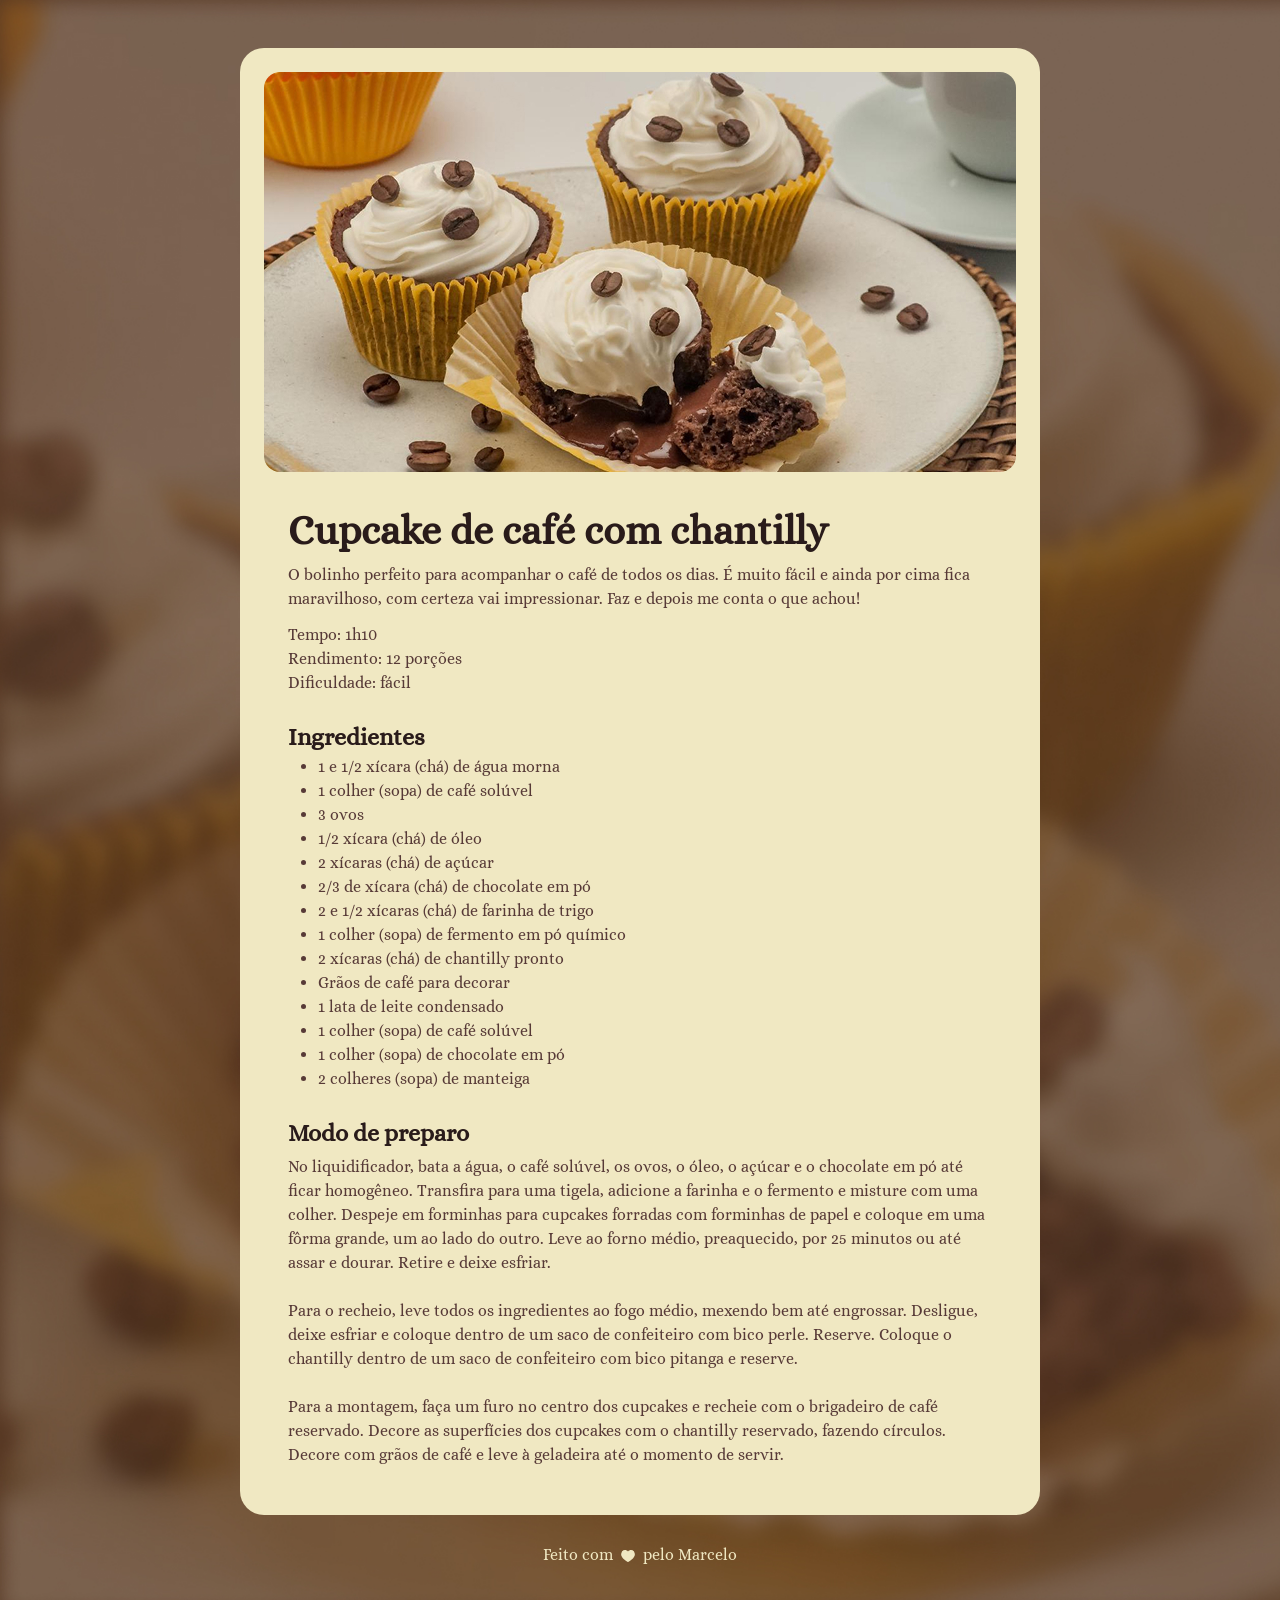
<file: Folha de receita/index.html>
<!DOCTYPE html>
<html lang="pt-br">
<head>
    <link rel="stylesheet" href="style.css">
    <meta charset="UTF-8">
    <meta name="viewport" content="width=device-width, initial-scale=1.0">
    <link rel="preconnect" href="https://fonts.googleapis.com">
    <link rel="preconnect" href="https://fonts.gstatic.com" crossorigin>
    <link href="https://fonts.googleapis.com/css2?family=Alice&display=swap" rel="stylesheet">
    <title>Página de receita</title>
</head>
<body>
    <div id="page">
        <img src="assets/main-image.jpg" alt="Foto do cupcake da receita">
        <main>
            <section id="about">
                <h1>Cupcake de café com chantilly</h1> 
                <p>O bolinho perfeito para acompanhar o café de todos os dias. É muito fácil e ainda por cima fica maravilhoso, com certeza vai impressionar. Faz e depois me conta o que achou!</p>
                <p> 
                    Tempo: 1h10 
                    <br>
                    Rendimento: 12 porções 
                    <br>
                    Dificuldade: fácil
                </p>
            </section>
            <section id="ingredients">
                <h2>Ingredientes</h2>
                <ul>
                    <li>1 e 1/2 xícara (chá) de água morna</li>
                    <li>1 colher (sopa) de café solúvel</li>
                    <li>3 ovos</li>
                    <li>1/2 xícara (chá) de óleo</li>
                    <li>2 xícaras (chá) de açúcar</li>
                    <li>2/3 de xícara (chá) de chocolate em pó</li>
                    <li>2 e 1/2 xícaras (chá) de farinha de trigo</li>
                    <li>1 colher (sopa) de fermento em pó químico</li>
                    <li>2 xícaras (chá) de chantilly pronto</li>
                    <li>Grãos de café para decorar</li>
                    <li>1 lata de leite condensado</li>
                    <li>1 colher (sopa) de café solúvel</li>
                    <li>1 colher (sopa) de chocolate em pó</li>
                    <li>2 colheres (sopa) de manteiga</li>
                </ul>
            </section>
            <section id="prepareMode">
                <h2>Modo de preparo</h2>
                <p>
                    No liquidificador, bata a água, o café solúvel, os ovos, o óleo, o açúcar e o chocolate em pó até ficar homogêneo. Transfira para uma tigela, adicione a farinha e o fermento e misture com uma colher. Despeje em forminhas para cupcakes forradas com forminhas de papel e coloque em uma fôrma grande, um ao lado do outro. Leve ao forno médio, preaquecido, por 25 minutos ou até assar e dourar. Retire e deixe esfriar. 
                    <br>
                    <br>
                    Para o recheio, leve todos os ingredientes ao fogo médio, mexendo bem até engrossar. Desligue, deixe esfriar e coloque dentro de um saco de                     confeiteiro com bico perle. Reserve. Coloque o chantilly dentro de um saco de confeiteiro com bico pitanga e reserve. 
                    <br>
                    <br>
                    Para a montagem, faça um furo no centro dos cupcakes e recheie com o brigadeiro de café reservado. Decore as superfícies dos cupcakes com o                     chantilly reservado, fazendo círculos. Decore com grãos de café e leve à geladeira até o momento de servir.
                </p>
            </section>
        </main>
    </div>
    <footer>
        <p>Feito com 
            <img src="assets/Vector.svg" alt="mini coração">    
        pelo Marcelo</p>
    </footer>
</body>
</html>
</file>
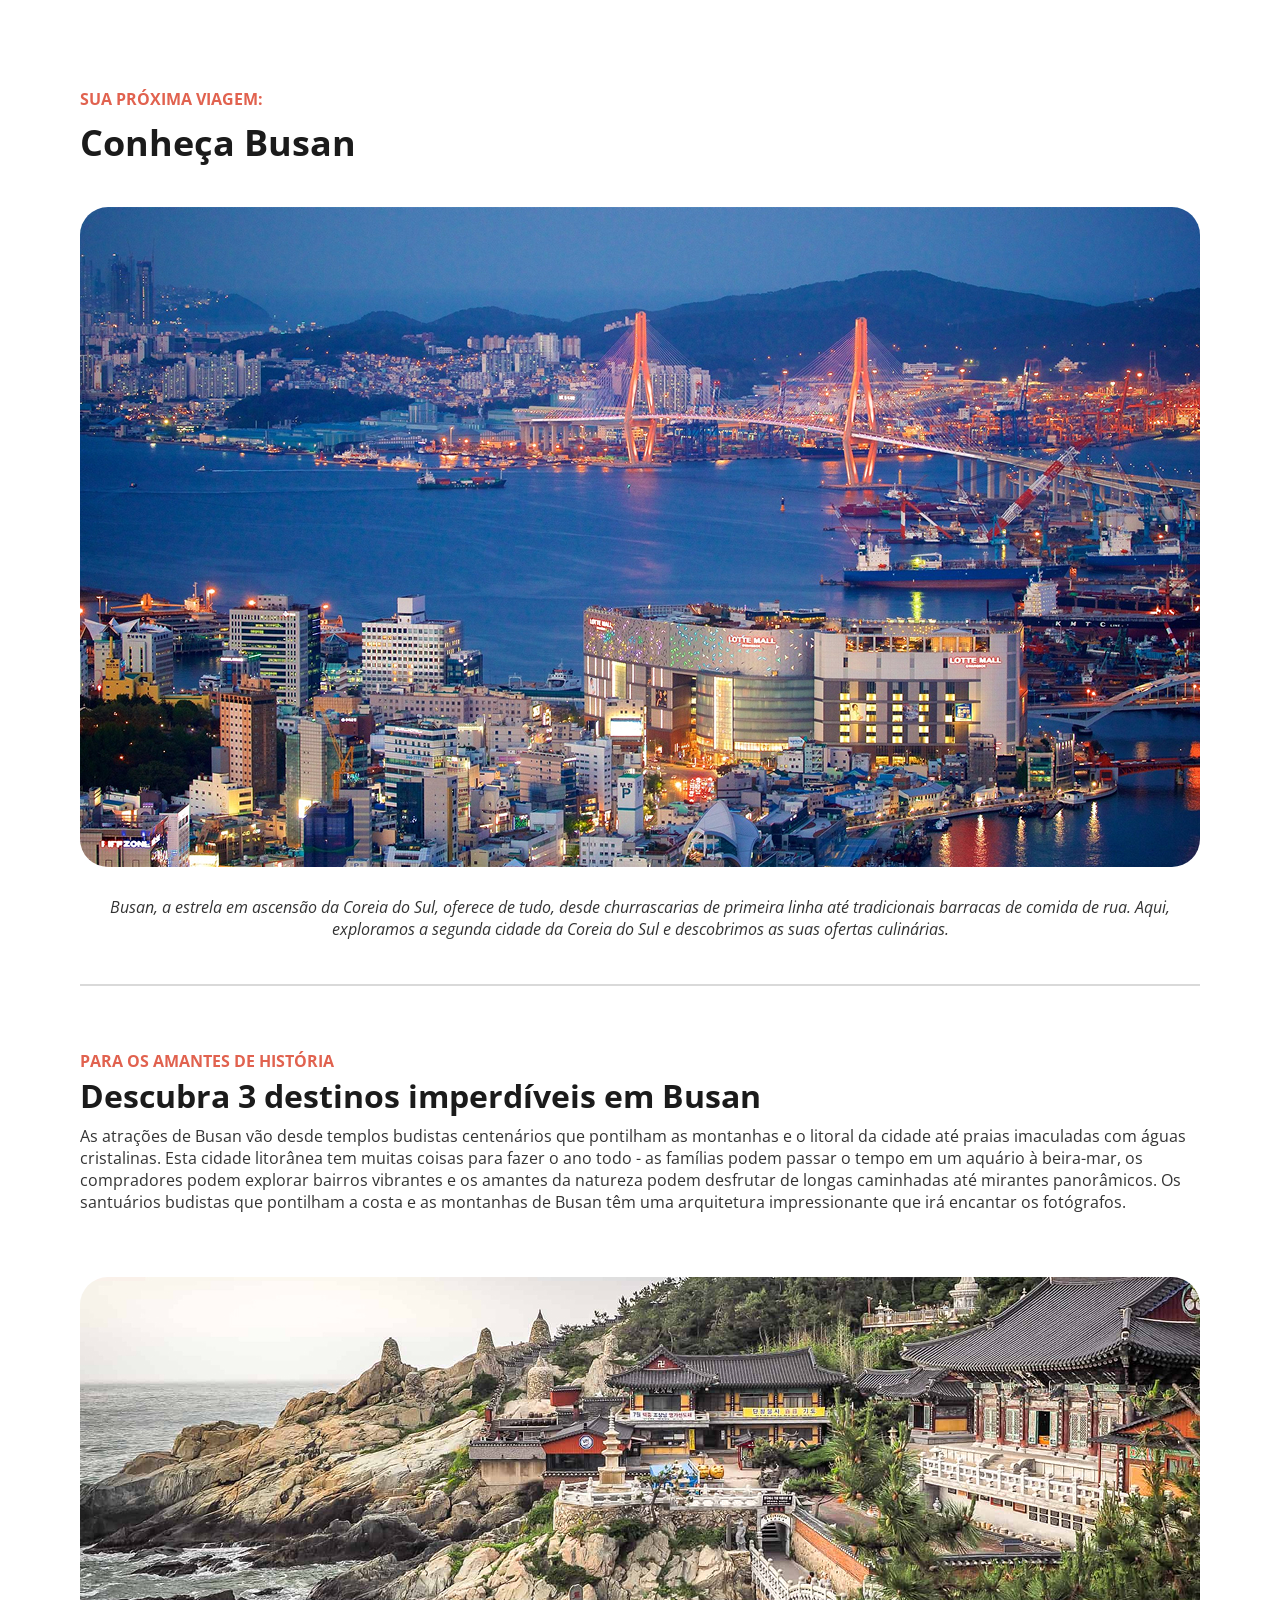
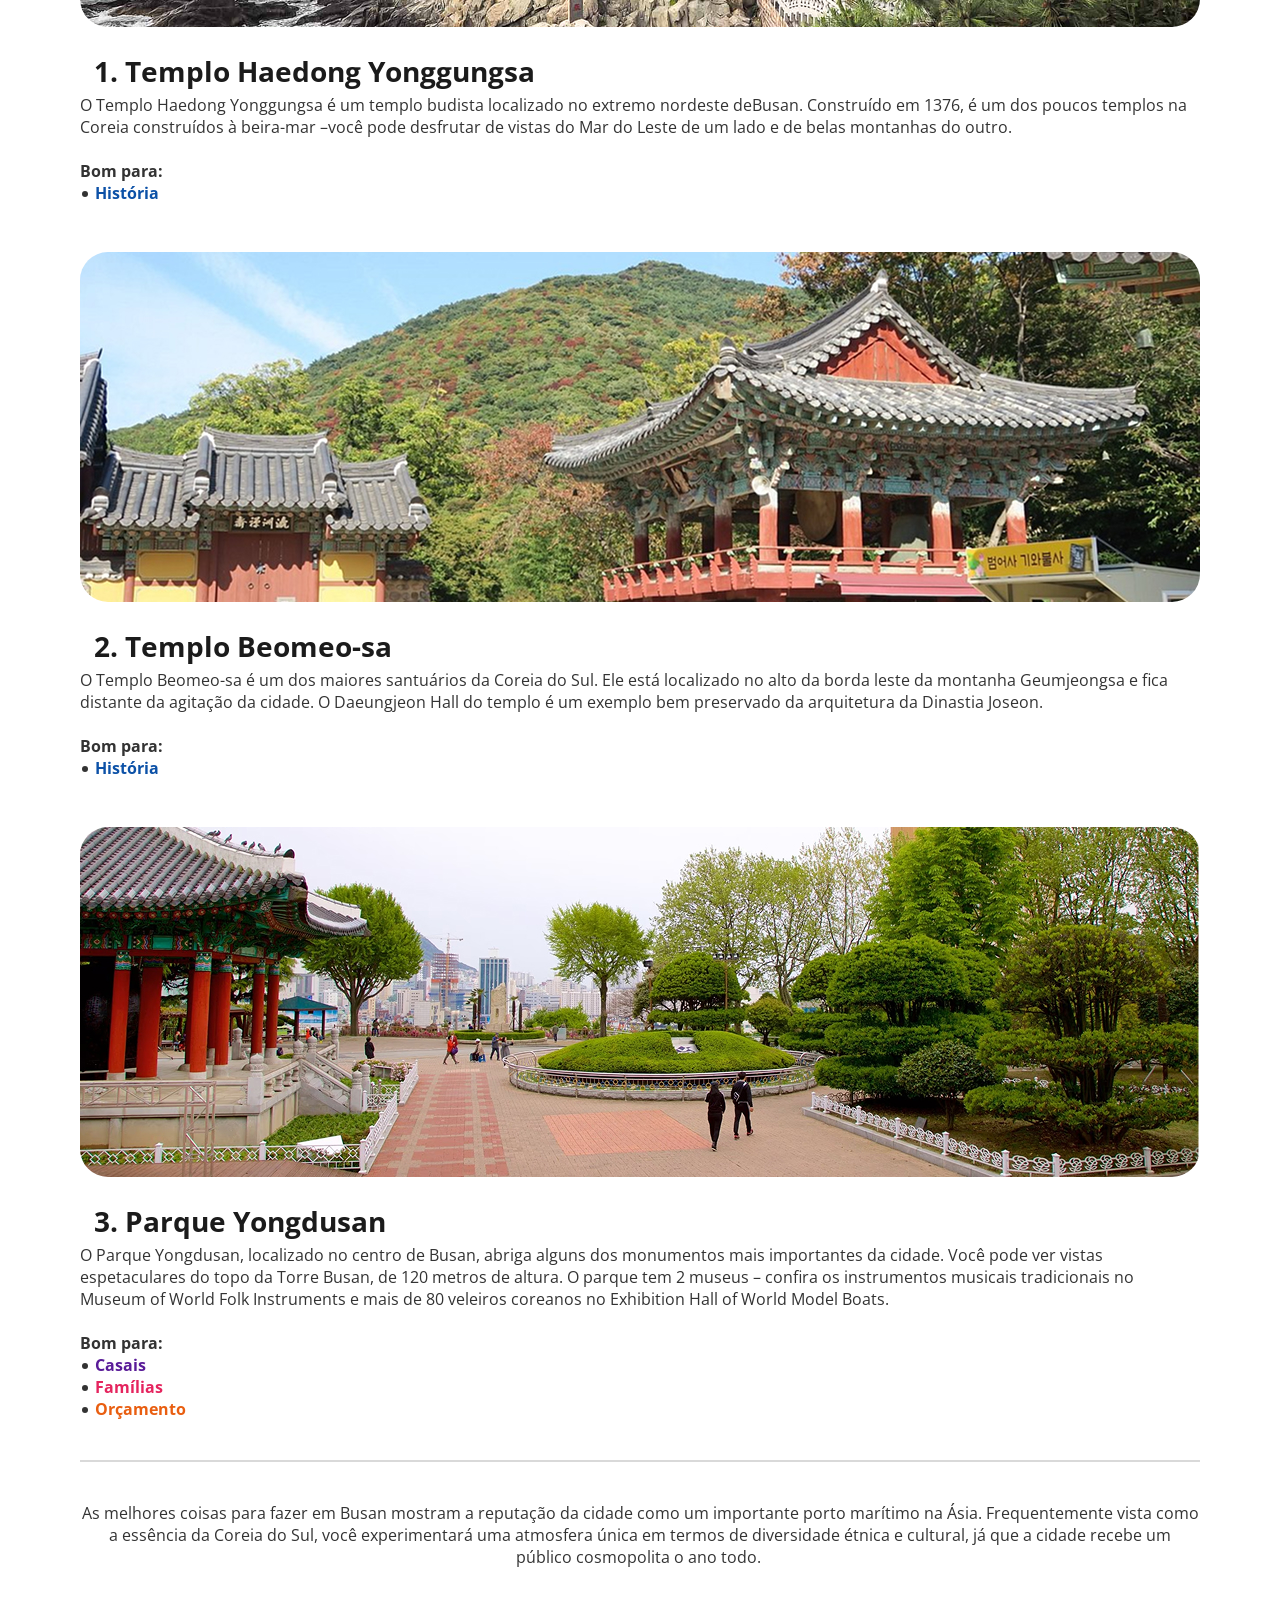
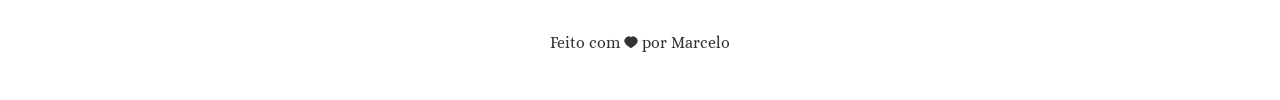
<file: Local Turistico/index.html>
<!DOCTYPE html>
<html lang="pt-br">
<head>
    <link rel="preconnect" href="https://fonts.googleapis.com">
    <link rel="preconnect" href="https://fonts.gstatic.com" crossorigin>
    <link href="https://fonts.googleapis.com/css2?family=Open+Sans:ital,wdth,wght@0,75..100,300..800;1,75..100, 300..800&display=swap" rel="stylesheet">
    <link href="https://fonts.googleapis.com/css2?family=Alice&display=swap" rel="stylesheet">
    <meta charset="UTF-8">
    <meta name="viewport" content="width=device-width, initial-scale=1.0">
    <link rel="stylesheet" href="style.css">
    <title>Local Turístico</title>
</head>
<body>
    <main>
        <div class="titulo">
            <p>Sua próxima viagem:</p>
            <h1>Conheça Busan</h1>
        </div>

        <div class="descricao">
            <img src="assets/busan.jpg" alt="Foto da cidade de Busan">
            <p>Busan, a estrela em ascensão da Coreia do Sul, oferece de tudo, desde churrascarias de primeira      linha    até tradicionais barracas de comida de rua. Aqui, exploramos a segunda cidade da Coreia do     Sul  e   descobrimos as suas ofertas culinárias.</p>
        </div>

        <div class="destinos">
            <div class="linha"></div>
            <p>Para os amantes de história</p>
            <h2>Descubra 3 destinos imperdíveis em Busan</h2>
            <p>As atrações de Busan vão desde templos budistas centenários que pontilham as montanhas e o litoral   da cidade até praias imaculadas com águas cristalinas. Esta cidade litorânea tem muitas coisas para   fazer o ano todo - as famílias podem passar o tempo em um aquário à beira-mar, os compradores podem   explorar bairros vibrantes e os amantes da natureza podem desfrutar de longas caminhadas até mirantes     panorâmicos.
            Os santuários budistas que pontilham a costa e as montanhas de Busan têm uma arquitetura    impressionante que irá encantar os fotógrafos.</p>
        </div>

        <ol class="lista">
            <img src="assets/templo haedong.jpg" alt="Templo Haedong Yonggungsa">
            <div class="tituloh3">
                <li>
                    <h3>Templo Haedong Yonggungsa</h3>
                </li>
            </div>

            <div class="conteudo">
                <p>O Templo Haedong Yonggungsa é um templo budista localizado no extremo nordeste   deBusan.      Construído em 1376, é um dos poucos templos na Coreia construídos à beira-mar   –você pode     desfrutar de vistas do Mar do Leste de um lado e de belas montanhas do outro.</p>
                <br>
            </div>

            <div class="recomendacao">
                <p>Bom para: <br>
                    <ul>
                        <li><p>História</p></li>
                    </ul>
                </p>
            </div>

            <img src="assets/templo beomeo.jpg" alt="Templo Beomeo-sa">
            <div class="tituloh3">
                <li>
                    <h3>Templo Beomeo-sa</h3>
                </li>
            </div>

            <div class="conteudo">
                <p>O Templo Beomeo-sa é um dos maiores santuários da Coreia do Sul. Ele está localizado no  alto    da borda leste da montanha Geumjeongsa e fica distante da agitação da cidade. O     Daeungjeon     Hall do templo é um exemplo bem preservado da arquitetura da Dinastia Joseon.</p>
                <br>
            </div>
            <div class="recomendacao">
                <p>Bom para: <br>
                    <ul>
                        <li><p>História</p></li>
                    </ul>
                </p>
            </div>

            <img src="assets/parque yongdusan.jpg" alt="Parque Yongdusan">
            <div class="tituloh3">
                <li>
                    <h3>Parque Yongdusan</h3>
                </li>
            </div>

            <div class="conteudo">
                <p>O Parque Yongdusan, localizado no centro de Busan, abriga alguns dos monumentos mais             importantes da cidade. Você pode ver vistas espetaculares do topo da Torre Busan, de 120    metros de   altura. O parque tem 2 museus – confira os instrumentos musicais tradicionais no    Museum of World      Folk Instruments e mais de 80 veleiros coreanos no Exhibition Hall of  World Model Boats.</p>
                <br>
            </div>

            <div class="recomendacao1">
                <p>Bom para: <br>
                    <ul>
                        <li><p>Casais</p></li>
                        <li><p>Famílias</p></li>
                        <li><p>Orçamento</p></li>
                    </ul>
                </p>
            </div>
        </ol>

        <div class="linha"></div>

        <footer>
            <p>As melhores coisas para fazer em Busan mostram a reputação da cidade como um importante porto marítimo na Ásia. Frequentemente vista como a essência da Coreia do Sul, você experimentará uma atmosfera única em termos de diversidade étnica e cultural, já que a cidade recebe um público cosmopolita o ano todo. </p>
            <p>Feito com <img src="assets/Vector.svg" alt="coracao"> por Marcelo</p>
        </footer>
    </main>
</body>
</html>
</file>
<file: Folha de receita/style.css>
*{
    margin: 0;
    padding: 0;
}

:root{
        font-family: "Alice",serif;
        line-height: 150%;
        color: #573A37;
        font-size: 16px;
}

body{
    background-image: url(assets/bg.jpg);
    background-size: cover;
}

#page{
    width: 800px;
    background-color: #F0E8C2;
    border-radius: 24px;
    padding: 24px;
    margin: 48px auto 28px;
    box-sizing: border-box;
}

main{
    padding: 24px;
}

#about p + p{
    margin-top: 12px;
}

#about p, #ingredients p, #prepareMode p{
    margin-top: 4px;
}

#ingredients, #prepareMode{
    margin-top: 24px;
}

img{
    border-radius: 16px;
}

h1{
    line-height: 140%;
    color: #291B1A;
    font-size: 40px;
}

h2{
    color: #291B1A;
    font-size: 24px;
    line-height: 150%;
}

ul{
    color: #573A37;
    padding-left: 30px;
}

footer{
    color: #F0E8C2;
    text-align: center;
    padding-bottom: 48px;
}
footer img{
    padding: 0 4px 0 4px;
    vertical-align: middle;
}
</file>
<file: Local Turistico/style.css>
*{
    margin: 0;
    padding: 0;
    box-sizing: border-box;
}

main{
    padding: 88px 80px 48px;
    font-family: "Open Sans", sans-serif;
    color: #333333;
}

.titulo p, .destinos div + p{
    font-weight: bold;
    text-transform: uppercase;
    color: #E1624F;
    font-size: 16px;
}

img{
    border-radius: 28px;
    width: 100%;
}

h1,h2,h3{
    color: #1B1B1B;
}

.titulo h1{
    margin: 8px 0 40px ;
    font-size: 36px;
}

.descricao p{
    margin: 24px 5px 44px;
    text-align: center;
    font-style: italic;
}

.linha{
    border: solid 1px #D9D9D9;
}

.destinos .linha{
    margin-bottom: 64px;
}

.destinos div + p{
    padding-bottom: 2px;
}

h2{
    font-size: 32px;
    margin-bottom: 8px;
}

.lista{
    margin-top: 64px;
}

.tituloh3{
    padding: 20px 0 4px 45px;
    font-weight: bold;
    font-size: 28px;
    color: #1B1B1B;
}

h3{
    font-size: 28px;
}

.conteudo{
    font-size: 16px;
}

.recomendacao{
    font-weight: bold;
    color: #333333;
    padding-bottom: 48px;
}

.recomendacao ul{
    list-style: outside;
    padding-left: 20px;
}

.recomendacao li p{
    color: #0C51A7;
    margin-left: -5px;
}

.recomendacao1{
    font-weight: bold;
    color: #333333;
    padding-bottom: 40px;
}

.recomendacao1 ul{
    list-style: outside;
    padding-left: 20px;
}

.recomendacao1 li p{
    color: #591B98;
    margin-left: -5px;
}

.recomendacao1 li + li p{
    color: #E5245E;
    margin-left: -5px;
}

.recomendacao1 li + li + li p{
    color: #E95E10;
    margin-left: -5px;
}

footer{
    padding-top: 40px;
    font-size: 16px;
    text-align: center;
}

footer p + p{
    font-family: "Alice", serif;
    padding-top: 65px;
}
footer img{
    width: auto;
    align-items: center;
}
</file>
